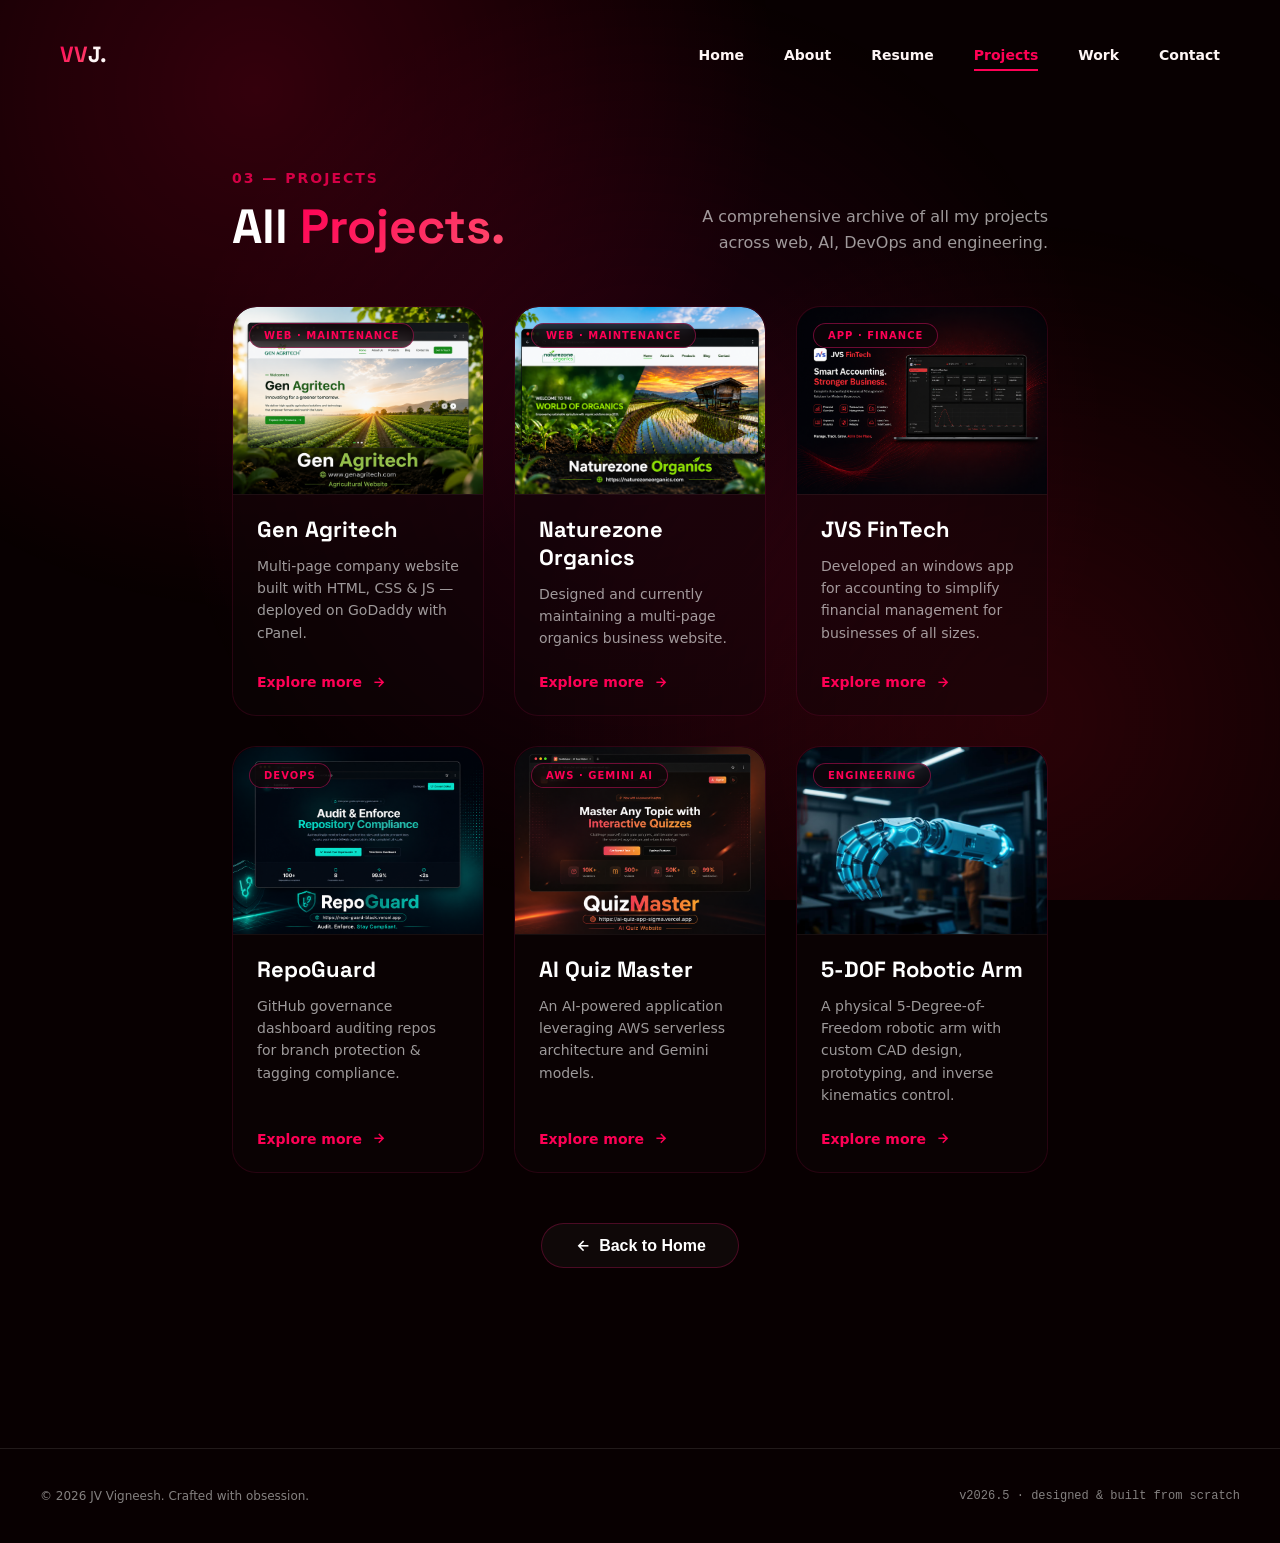
<file: projects.html>
<!DOCTYPE html>
<html lang="en">

<head>
    <meta charset="UTF-8">
    <script type="text/javascript">
        // SPA URL rewriter for GitHub Pages
        (function () {
            var isLocalhost = window.location.hostname === 'localhost' || window.location.hostname === '127.0.0.1' || window.location.protocol === 'file:';
            if (!isLocalhost || new URLSearchParams(window.location.search).get('p') === 'All-Projects') {
                var path = window.location.pathname;
                var prefix = path.substring(0, path.lastIndexOf('/'));
                var newUrl = window.location.protocol + '//' + window.location.host + prefix + '/All-Projects';
                window.history.replaceState(null, null, newUrl);
            }
        })();
    </script>
    <meta name="viewport" content="width=device-width, initial-scale=1.0">
    <meta name="description" content="JV Vigneesh - All Projects" />
    <link rel="stylesheet" href="style.css" />
    <link href='https://unpkg.com/boxicons@2.1.4/css/boxicons.min.css' rel='stylesheet'>
    <link rel="preconnect" href="https://fonts.googleapis.com">
    <link rel="preconnect" href="https://fonts.gstatic.com" crossorigin>
    <link href="https://fonts.googleapis.com/css2?family=Space+Grotesk:wght@300..700&display=swap" rel="stylesheet">
    <link rel="stylesheet" href="https://cdnjs.cloudflare.com/ajax/libs/animate.css/4.1.1/animate.min.css" />
    <title>JV Vigneesh - All Projects</title>
</head>

<body>
    <!-- Navigation -->
    <header class="header">
        <nav class="navbar">
            <div class="nav-container">
                <a href="index.html#home" class="logo"><span class="gradient-text">VV</span>J.</a>
                <div class="bx bx-menu" id="menu-icon"></div>
                <ul class="nav-menu">
                    <li><a href="index.html#home" class="nav-link">Home</a></li>
                    <li><a href="index.html#about" class="nav-link">About</a></li>
                    <li><a href="index.html#resume" class="nav-link">Resume</a></li>
                    <li><a href="index.html#projects" class="nav-link active">Projects</a></li>
                    <li><a href="index.html#work" class="nav-link">Work</a></li>
                    <li><a href="index.html#contact" class="nav-link">Contact</a></li>
                </ul>
            </div>
        </nav>
    </header>

    <section id="projects" style="padding-top: 150px; min-height: 80vh;">
        <div class="projects-container">
            <div class="projects-header animate__animated animate__fadeIn">
                <div class="projects-title-block">
                    <p class="sub-title">03 — Projects</p>
                    <h2 class="title">All <span class="gradient-text">Projects.</span></h2>
                </div>
                <p class="projects-description-block">
                    A comprehensive archive of all my projects across web, AI, DevOps and engineering.
                </p>
            </div>
            <div class="projects-grid" id="projects-grid">
                <!-- Dynamically populated via JavaScript -->
            </div>

            <div class="projects-action animate__animated animate__fadeInUp" style="animation-delay: 0.3s;">
                <a href="index.html" class="btn btn-secondary"
                    style="text-decoration: none; display: inline-flex; align-items: center;">
                    <i class='bx bx-left-arrow-alt'
                        style="vertical-align: middle; margin-right: 6px; font-size: 1.2rem;"></i> Back to Home
                </a>
            </div>
        </div>
    </section>

    <!-- Footer -->
    <footer class="footer">
        <div class="container footer-container">
            <div>&copy; 2026 JV Vigneesh. Crafted with obsession.</div>
            <div class="footer-version">v2026.5 &middot; designed &amp; built from scratch</div>
        </div>
    </footer>

    <script src="projects-data.js"></script>
    <script src="script.js"></script>
</body>

</html>
</file>
<file: style.css>
/* ============================================
   PORTFOLIO WEBSITE - JV VIGNEESH
   ============================================ */

/* CSS Variables */
:root {
    --light-text: var(--foreground);
    --primary-color: #ff0055;
    --transition: 0.3s ease;
    --background: oklch(0.09 0.03 20);
    --foreground: oklch(0.98 0.01 20);
    --neon-purple: oklch(0.62 0.27 18);
    --neon-white: oklch(100% 0.00011 271.152);
    --neon-pink: oklch(0.7 0.28 5);
}

* {
    margin: 0;
    padding: 0;
    box-sizing: border-box;
    font-family: "Inter", system-ui, sans-serif;
    text-decoration: none;
    scroll-behavior: smooth;
}

html {
    scroll-behavior: smooth;
    overflow-x: hidden;
    width: 100%;
}

body {
    background: var(--background);
    color: var(--foreground);
    font-family: 'Inter', system-ui, sans-serif;
    min-height: 100vh;
    position: relative;
    overflow-x: hidden;
    width: 100%;
}

body::before {
    content: "";
    position: fixed;
    inset: 0;
    background:
        radial-gradient(circle at 20% 10%, oklch(0.62 0.27 18 / 18%) 0%, transparent 40%),
        radial-gradient(circle at 80% 80%, oklch(0.70 0.28 25 / 14%) 0%, transparent 40%),
        radial-gradient(circle at 50% 50%, oklch(0.7 0.28 5 / 10%) 0%, transparent 60%);
    pointer-events: none;
    z-index: 0;
}

header,
main,
footer,
section {
    position: relative;
    z-index: 1;
}

.header {
    position: fixed;
    top: 0;
    left: 0;
    width: 100%;
    z-index: 1000;
    background: transparent;
    border-bottom: 1px solid transparent;
    transition: all 0.5s cubic-bezier(0.4, 0, 0.2, 1);
}

.header.scrolled {
    backdrop-filter: blur(12px);
    -webkit-backdrop-filter: blur(12px);
}

.navbar {
    padding: 2.5rem 0;
    transition: padding 0.5s cubic-bezier(0.4, 0, 0.2, 1);
}

.header.scrolled .navbar {
    padding: 1.8rem 0;
}

.nav-container {
    max-width: 1200px;
    margin: 0 auto;
    padding: 0 20px;
    display: flex;
    justify-content: space-between;
    align-items: center;
}

.gradient-text {
    background: linear-gradient(140deg,
            #ff0055,
            #ff4d6d,
            #ff0000);
    background-size: 200% 200%;
    font-family: 'Space Grotesk';
    -webkit-background-clip: text;
    background-clip: text;
    color: transparent;
}

@keyframes gradientMove {
    0% {
        background-position: 0% 50%;
    }

    100% {
        background-position: 100% 50%;
    }
}

.logo {
    font-size: 22px;
    font-weight: 700;
    text-decoration: none;
    transition: var(--transition);
    font-family: 'Space Grotesk', sans-serif;
    color: var(--light-text);
}

.nav-menu {
    display: flex;
    list-style: none;
    gap: 40px;
    align-items: center;
    font-weight: 600;
}

.nav-link {
    color: var(--light-text);
    text-decoration: none;
    position: relative;
    transition: var(--transition);
    font-size: 14px;
}

.nav-link::after {
    content: '';
    position: absolute;
    bottom: -8px;
    left: 0;
    width: 0;
    height: 2px;
    background: var(--primary-color);
    transition: width 0.3s ease;
}

.nav-link:hover::after,
.nav-link.active::after {
    width: 100%;
}

.nav-link:hover,
.nav-link.active {
    color: var(--primary-color);
}

#menu-icon {
    display: none;
    font-size: 1.8rem;
    color: var(--primary-color);
    cursor: pointer;
}

.banner {
    position: relative;
    width: 100%;
    min-height: 100vh;
    background: url(assets/images/Background.jpg);
    background-size: cover;
    background-position: left;
    background-repeat: no-repeat;
    display: flex;
    align-items: flex-end;
    transition: background-position 0.8s cubic-bezier(0.25, 1, 0.5, 1);
}

.banner::before {
    content: "";
    position: absolute;
    inset: 0;
    background: rgba(0, 0, 0, 0.06);
    z-index: 1;
    pointer-events: none;
}

.hero-box {
    position: relative;
    z-index: 2;
    display: flex;
    align-items: flex-start;
    flex-direction: column;
    padding: 80px 20px;
    margin: 0 auto;
    width: 68%;
}

.hero-pill {
    display: inline-flex;
    align-items: center;
    gap: 8px;
    padding: 6px 16px;
    border-radius: 50px;
    background: rgba(255, 255, 255, 0.05);
    border: 1px solid rgba(255, 255, 255, 0.1);
    font-size: 12px;
    text-transform: uppercase;
    letter-spacing: 2px;
    color: rgba(255, 255, 255, 0.6);
    margin-bottom: 30px;
    backdrop-filter: blur(10px);
}

.pill-dot {
    width: 8px;
    height: 8px;
    border-radius: 50%;
    background-color: var(--primary-color);
    box-shadow: 0 0 10px var(--primary-color);
    animation: pulse 2s infinite;
}

@keyframes pulse {
    0% {
        opacity: 1;
        transform: scale(1);
    }

    50% {
        opacity: 0.5;
        transform: scale(0.8);
    }

    100% {
        opacity: 1;
        transform: scale(1);
    }
}

.hero-title {
    font-family: 'Space Grotesk', sans-serif;
    font-weight: 700;
    font-size: 90px;
    line-height: 1.1;
    color: #ffffff;
    margin-bottom: 20px;
}

.hero-subtitle {
    font-family: 'Space Grotesk', sans-serif;
    font-size: 32px;
    color: rgb(255, 255, 255);
    margin-bottom: 30px !important;
    font-weight: 500;
}

.subtitle-highlight {
    color: var(--primary-color);
    font-weight: 600;
    font-family: 'Space Grotesk', sans-serif;
}

.typed-cursor {
    color: var(--neon-white);
    text-shadow: 0 0 10px var(--neon-white);
    font-weight: 400;
}

.hero-description {
    max-width: 700px;
    font-size: 18px;
    color: rgb(255, 255, 255);
    line-height: 1.6;
    margin-bottom: 40px !important;
}

.hero-buttons {
    display: flex;
    gap: 15px;
    margin-bottom: 60px;
}

.hero-stats {
    display: flex;
    align-items: center;
    gap: 30px;
}

.stat-item h3 {
    font-family: 'Space Grotesk', sans-serif;
    font-size: 30px;
    font-weight: 700;
    color: var(--light-text);
    margin-bottom: 4px;
}

.stat-item p {
    font-size: 12px;
    text-transform: uppercase;
    letter-spacing: 2px;
    color: rgba(255, 255, 255, 0.5);
}

.stat-divider {
    width: 1px;
    height: 40px;
    background: rgba(255, 255, 255, 0.1);
}

.btn {
    padding: 12px 32px;
    border-radius: 30px;
    font-size: 16px;
    font-weight: 600;
    cursor: pointer;
    transition: all 0.3s ease;
    border: none;
    font-family: 'Inter', sans-serif;
}

.btn-primary {
    background: var(--primary-color);
    color: #ffffff;
}

.btn-primary:hover {
    background: #ff1a4d;
    transform: translateY(-2px);
    box-shadow: 0 8px 20px rgba(255, 0, 85, 0.3);
}

.btn-secondary {
    background: rgba(255, 255, 255, 0.03);
    color: #ffffff;
    border: 1px solid rgba(255, 21, 119, 0.25);
    backdrop-filter: blur(8px);
    -webkit-backdrop-filter: blur(8px);
}

.btn-secondary:hover {
    background: rgba(255, 21, 119, 0.1);
    border-color: var(--primary-color);
    color: #ffffff;
    transform: translateY(-2px);
    box-shadow: 0 5px 15px rgba(255, 0, 85, 0.15);
}

.hero-stats {
    display: flex;
    gap: 60px;
    margin-bottom: 80px;
}

.stat-item {
    display: flex;
    flex-direction: column;
    align-items: flex-start;
}

.stat-number {
    font-size: 48px;
    font-weight: 700;
    color: #ffffff;
    margin-bottom: 8px;
}

.stat-label {
    font-size: 12px;
    font-weight: 600;
    text-transform: uppercase;
    letter-spacing: 1px;
    color: rgba(255, 255, 255, 0.5);
}

@media only screen and (max-width: 1000px) {
    .hero-box {
        padding: 140px 80px;
    }

    .hero-box h1 {
        font-size: 60px;
    }

    .hero-description,
    .hero-subtitle {
        width: 80%;
    }

    .hero-stats {
        gap: 40px;
    }
}

@media screen and (max-width: 768px) {
    .hero-box {
        padding: 120px 40px;
    }

    .hero-box h1 {
        font-size: 48px;
    }

    .hero-buttons {
        flex-direction: row;
        width: 100%;
        gap: 12px;
    }

    .hero-buttons .btn {
        flex: 1;
        padding: 12px 10px;
        font-size: 14px;
        text-align: center;
        display: inline-flex;
        justify-content: center;
        align-items: center;
        white-space: nowrap;
    }

    .hero-description {
        width: 100%;
        font-size: 14px;
    }

    .hero-stats {
        flex-direction: row;
        justify-content: space-between;
        align-items: center;
        width: 100%;
        gap: 15px;
        margin-bottom: 40px;
    }

    .hero-stats .stat-item h3 {
        font-size: 20px;
    }

    .hero-stats .stat-item p {
        font-size: 9px;
        letter-spacing: 1px;
    }
}

@media screen and (max-width: 480px) {
    .hero-box {
        padding: 120px 20px;
    }

    .hero-box h1 {
        font-size: 36px;
    }

    .hero-subtitle {
        font-size: 18px;
    }

    .hero-description {
        width: 100%;
        font-size: 14px;
        margin-bottom: 24px !important;
    }

    .stat-number {
        font-size: 32px;
    }
}

/*-- <<<< ABOUT >>>> --*/

#about {
    padding: 40px;
}

.about-container {
    max-width: 68%;
    margin: 0 auto;
    padding: 60px 0;
}

.sub-title {
    font-size: 14px;
    font-weight: 600;
    text-transform: uppercase;
    letter-spacing: 2px;
    color: rgba(255, 0, 85, 0.8);
    margin-bottom: 12px;
}

.title {
    font-family: 'Space Grotesk', sans-serif;
    font-size: 48px;
    font-weight: 700;
    color: #ffffff;
    margin-bottom: 40px;
    line-height: 1.2;
}

.title .gradient-text {
    font-family: 'Space Grotesk', sans-serif;
}

.sub-title-text {
    font-size: 16px;
    color: #b0b0b0;
    line-height: 1.6;
    margin-bottom: 20px !important;
}

.about-row {
    padding-top: 20px;
    display: flex;
    justify-content: space-between;
    flex-wrap: wrap;
}

.about-col-1 {
    flex-basis: 35%;
    background-color: black;
    border-radius: 10px;
    display: flex;
    justify-content: center;
    align-items: center;
    position: relative;
    overflow: hidden;
    transition: box-shadow 1s ease;
}

.about-col-1::before {
    content: '';
    position: absolute;
    inset: 0;
    background-image: url('assets/images/profile.jpg');
    background-size: cover;
    background-position: center;
    transition: transform 1s cubic-bezier(0.175, 0.885, 0.32, 1.275);
}

.about-col-1:hover::before {
    transform: scale(1.05);
}

.about-col-1 img {
    width: 100%;
    border-radius: 10px;
}

.about-col-2 {
    flex-basis: 60%;
}

/* <<<< INFO CARDS >>>> */

.info-cards-grid {
    display: grid;
    grid-template-columns: 1fr 1fr;
    gap: 20px;
    margin-top: 40px;
}

.info-card {
    background: rgba(255, 255, 255, 0.03);
    backdrop-filter: blur(12px);
    -webkit-backdrop-filter: blur(12px);
    border: 1px solid rgba(87, 87, 87, 0.3);
    border-radius: 12px;
    padding: 24px;
    transition: all 0.3s ease;
}

.info-card:hover {
    border-color: rgba(255, 21, 119, 0.5);
    transform: translateY(-4px);
}

.card-label {
    font-size: 12px;
    font-weight: 600;
    color: rgba(255, 21, 21, 0.8);
    text-transform: uppercase;
    letter-spacing: 1px;
    margin-bottom: 12px;
    font-family: 'JetBrains Mono';
}

.card-text {
    font-size: 16px;
    font-weight: 500;
    color: #ffffff;
    line-height: 1.4;
    font-family: 'Space Grotesk', sans-serif;
}

@media (max-width: 1024px) {

    .about-col-1,
    .about-col-2 {
        flex-basis: 100%;
        padding-bottom: 10px;
    }

    .info-cards-grid {
        grid-template-columns: 1fr;
    }
}

#resume {
    padding: 40px;
}

.resume-container {
    max-width: 68%;
    margin: 0 auto;
    padding: 60px 40px;
}

.resume-header {
    display: flex;
    justify-content: space-between;
    align-items: center;
    margin-bottom: 60px;
}

.resume-header .btn {
    display: flex;
    align-items: center;
    gap: 8px;
    white-space: nowrap;
    font-family: 'Space Grotesk', sans-serif;
}

.timeline-wrapper {
    display: grid;
    grid-template-columns: 1fr 1fr 1fr;
    gap: 40px;
    position: relative;
}

.timeline-section {
    position: relative;
}

.timeline-label {
    font-size: 12px;
    font-weight: 600;
    text-transform: uppercase;
    letter-spacing: 2px;
    color: rgba(255, 0, 85, 0.8);
    margin-bottom: 30px;
    display: flex;
    align-items: center;
    gap: 8px;
    width: 100%;
}

.timeline-label::before {
    content: '';
    width: 8px;
    height: 8px;
    background: var(--primary-color);
    border-radius: 50%;
}

.timeline-item {
    display: flex;
    gap: 20px;
    margin-bottom: 30px;
    position: relative;
    padding-left: 0;
}

.timeline-item::after {
    content: '';
    position: absolute;
    left: 4px;
    top: 38px;
    width: 2px;
    height: calc(100% + 10px);
    background: linear-gradient(to bottom, rgba(255, 0, 85, 0.5), transparent);
}

.timeline-dot {
    width: 10px;
    height: 10px;
    background: var(--primary-color);
    border-radius: 50%;
    margin-top: 28px;
    flex-shrink: 0;
    box-shadow: 0 0 20px rgba(255, 0, 85, 0.3);
}

.timeline-content {
    flex: 1;
    background: rgba(255, 255, 255, 0.03);
    backdrop-filter: blur(12px);
    -webkit-backdrop-filter: blur(12px);
    border: 1px solid rgba(255, 255, 255, 0.1);
    padding: 24px 30px;
    border-radius: 24px;
    width: 100%;
}

.timeline-date {
    font-size: 12px;
    font-family: 'JetBrains Mono', monospace;
    text-transform: uppercase;
    letter-spacing: 1px;
    color: var(--primary-color);
    margin-bottom: 8px;
}

.timeline-content h4 {
    font-size: 16px;
    color: #ffffff;
    margin-bottom: 4px;
    font-family: 'Space Grotesk', sans-serif;
}

.timeline-subtitle {
    font-size: 12px;
    color: rgba(255, 255, 255, 0.5);
    margin-bottom: 8px;
}

.timeline-desc {
    font-size: 12px;
    color: rgba(255, 255, 255, 0.5);
    line-height: 1.5;
}

.timeline-center {
    display: flex;
    align-items: center;
    justify-content: center;
    position: sticky;
    top: 120px;
    align-self: flex-start;
}

.skills-box {
    background: rgba(22, 0, 22, 0.6);
    border: 1px solid rgba(255, 21, 119, 0.2);
    border-radius: 12px;
    padding: 30px;
    width: 100%;
    max-height: 600px;
    overflow-y: auto;
}

.skills-box h3 {
    font-size: 18px;
    color: var(--primary-color);
    margin-bottom: 24px;
    text-align: center;
    font-family: "Space Grotesk";
    font-weight: 700;
    text-transform: uppercase;
}

.skills-category {
    margin-bottom: 20px;
}

.skills-category h4 {
    font-size: 14px;
    text-transform: uppercase;
    color: #ffffff;
    margin-bottom: 6px;
}

.skills-category p {
    font-size: 12px;
    color: #b0b0b0;
    font-family: "JetBrains Mono", monospace;
}

.tech-stack {
    margin-top: 24px;
    padding-top: 24px;
    border-top: 1px solid rgba(255, 21, 119, 0.2);
    display: grid;
    gap: 12px;
}

.tech-row {
    display: grid;
    grid-template-columns: repeat(3, 1fr);
    gap: 8px;
    text-align: center;
}

.tech-row span {
    background: rgba(70, 70, 70, 0.28);
    color: #ffffff;
    padding: 6px 12px;
    border-radius: 6px;
    font-size: 12px;
    font-family: 'JetBrains Mono';
}

/* Right-aligned work section */
.timeline-section.work .timeline-item {
    flex-direction: row-reverse;
    padding-left: 0;
    padding-right: 0;
}

.timeline-section.work .timeline-item::after {
    left: auto;
    right: 4px;
}

.timeline-section.work .timeline-content {
    text-align: right;
}

.timeline-section.work .timeline-label {

    flex-direction: row-reverse;
}

/* Responsive Timeline */
@media (max-width: 1200px) {
    .timeline-wrapper {
        grid-template-columns: 1fr 1fr;
        gap: 30px;
    }

    .timeline-center {
        grid-column: 1 / -1;
        order: 3;
    }

    .skills-box {
        max-height: none;
    }
}

@media (max-width: 768px) {
    .timeline-wrapper {
        grid-template-columns: 1fr;
        gap: 20px;
    }

    .timeline-center {
        grid-column: auto;
        order: 0;
    }

    .timeline-section.work .timeline-item {
        flex-direction: row;
        text-align: left;
    }

    .timeline-section.work .timeline-item::after {
        left: 3px;
        right: auto;
    }

    .timeline-section.work .timeline-content {
        text-align: left;
    }

    .timeline-section.work .timeline-label {
        justify-content: flex-start;
        flex-direction: row;
    }

    .timeline-section.work .timeline-label {
        justify-content: flex-start;
        flex-direction: row;
    }

    .resume-header {
        flex-direction: column;
        gap: 20px;
    }

    .resume-header .btn {
        width: 100%;
        justify-content: center;
    }

    .timeline-label {
        margin-bottom: 20px;
    }

    .timeline-item {
        margin-bottom: 20px;
    }
}

/*-- <<<< PROJECTS SECTION >>>> --*/

#projects {
    padding: 60px 40px;
    position: relative;
}

.projects-container {
    max-width: 68%;
    margin: 0 auto;
    padding: 20px 0;
}

.projects-header {
    display: flex;
    justify-content: space-between;
    align-items: flex-end;
    margin-bottom: 50px;
    flex-wrap: wrap;
    gap: 30px;
}

.projects-title-block {
    flex: 1;
    min-width: 300px;
}

.projects-title-block .title {
    margin-bottom: 0;
}


.projects-description-block {
    flex: 1;
    min-width: 300px;
    font-size: 16px;
    color: rgba(255, 255, 255, 0.6);
    line-height: 1.6;
    max-width: 500px;
    text-align: right;
}

/* Category Filters */


/* Projects Grid Layout */
.projects-grid {
    display: grid;
    grid-template-columns: repeat(3, 1fr);
    gap: 30px;
    margin-bottom: 50px;
}

/* Project Card */
.project-card {
    background: rgba(15, 5, 8, 0.4);
    border: 1px solid rgba(255, 21, 119, 0.12);
    border-radius: 24px;
    padding: 0;
    position: relative;
    overflow: hidden;
    transition: transform 0.5s cubic-bezier(0.23, 1, 0.32, 1), box-shadow 0.5s ease;
    display: flex;
    flex-direction: column;
    height: 100%;
}

.project-card:hover {
    transition: transform 0.1s ease, box-shadow 0.4s ease;
}

.project-card::before,
.project-card::after {
    content: '';
    position: absolute;
    inset: 0;
    pointer-events: none;
    border-radius: 24px;
    z-index: 10;
}

.project-card::before {
    border: 2px solid var(--primary-color);
    border-right: none;
    border-bottom: none;
    -webkit-mask-image: radial-gradient(ellipse at 0% 0%, rgba(0, 0, 0, 1) 0%, rgba(0, 0, 0, 0) 100%);
    mask-image: radial-gradient(ellipse at 0% 0%, rgba(0, 0, 0, 1) 0%, rgba(0, 0, 0, 0) 100%);
    -webkit-mask-size: 0% 0%;
    mask-size: 0% 0%;
    -webkit-mask-position: 0% 0%;
    mask-position: 0% 0%;
    -webkit-mask-repeat: no-repeat;
    mask-repeat: no-repeat;
    transition: -webkit-mask-size 0.5s cubic-bezier(0.4, 0, 0.2, 1), mask-size 0.5s cubic-bezier(0.4, 0, 0.2, 1);
}

.project-card::after {
    border: 2px solid var(--primary-color);
    border-left: none;
    border-top: none;
    -webkit-mask-image: radial-gradient(ellipse at 100% 100%, rgba(0, 0, 0, 1) 0%, rgba(0, 0, 0, 0) 100%);
    mask-image: radial-gradient(ellipse at 100% 100%, rgba(0, 0, 0, 1) 0%, rgba(0, 0, 0, 0) 100%);
    -webkit-mask-size: 0% 0%;
    mask-size: 0% 0%;
    -webkit-mask-position: 100% 100%;
    mask-position: 100% 100%;
    -webkit-mask-repeat: no-repeat;
    mask-repeat: no-repeat;
    transition: -webkit-mask-size 0.5s cubic-bezier(0.4, 0, 0.2, 1), mask-size 0.5s cubic-bezier(0.4, 0, 0.2, 1);
}

.project-card:hover::before,
.project-card:hover::after {
    -webkit-mask-size: 100% 100%;
    mask-size: 100% 100%;
}



.project-card:hover {
    border-color: rgba(255, 21, 119, 0.35);
    background: rgba(15, 5, 8, 0.6);
    box-shadow: 0 15px 35px rgba(0, 0, 0, 0.4), 0 0 30px rgba(255, 0, 85, 0.08);
}

.project-image-wrapper {
    position: relative;
    width: 100%;
    aspect-ratio: 4 / 3;
    border-radius: 24px 24px 0 0;
    overflow: hidden;
    margin-bottom: 20px;
    border-bottom: 1px solid rgba(255, 255, 255, 0.05);
}

.project-image-wrapper img {
    width: 100%;
    height: 100%;
    object-fit: cover;
    transition: transform 0.6s cubic-bezier(0.4, 0, 0.2, 1);
}

.project-card:hover .project-image-wrapper img {
    transform: scale(1.05);
}

/* Absolute Pill Tag */
.project-tag {
    position: absolute;
    top: 16px;
    left: 16px;
    z-index: 10;
    background: rgba(15, 5, 8, 0.7);
    border: 1px solid rgba(255, 21, 119, 0.4);
    color: var(--primary-color);
    padding: 6px 14px;
    border-radius: 20px;
    font-size: 10px;
    font-weight: 700;
    letter-spacing: 1px;
    text-transform: uppercase;
    backdrop-filter: blur(8px);
    transition: all 0.3s ease;
}

.project-card:hover .project-tag {
    background: var(--primary-color);
    color: #ffffff;
    border-color: var(--primary-color);
    box-shadow: 0 0 15px rgba(255, 0, 85, 0.4);
}

/* Card Content Details */
.project-card-content {
    display: flex;
    flex-direction: column;
    flex: 1;
    padding: 0 24px 24px 24px;
}

.project-card-title {
    font-family: 'Space Grotesk', sans-serif;
    font-size: 22px;
    font-weight: 700;
    color: #ffffff;
    margin-bottom: 12px;
}

.project-card-desc {
    font-size: 14px;
    color: rgba(255, 255, 255, 0.6);
    line-height: 1.6;
    margin-bottom: 24px;
    flex: 1;
}

.project-card-link {
    font-size: 14px;
    font-weight: 600;
    color: var(--primary-color);
    display: inline-flex;
    align-items: center;
    align-self: flex-start;
    gap: 4px;
    transition: all 0.3s ease;
}

.project-card-link:hover {
    color: #ffffff;
}

.project-card-link:hover i {
    transform: translateX(4px);
    color: var(--primary-color);
}

/* Bottom Actions Centered */
.projects-action {
    display: flex;
    justify-content: center;
    margin-top: 20px;
}

.projects-action .btn {
    display: inline-flex;
    align-items: center;
    justify-content: center;
}

/* Media Queries for Projects Grid */
@media (max-width: 1200px) {
    .projects-grid {
        grid-template-columns: repeat(2, 1fr);
        gap: 24px;
    }

    .projects-description-block {
        text-align: left;
        max-width: 100%;
    }
}

@media (max-width: 768px) {
    .projects-grid {
        grid-template-columns: 1fr;
        gap: 20px;
    }

    .projects-header {
        flex-direction: column;
        align-items: flex-start;
        gap: 16px;
        margin-bottom: 30px;
    }

    .projects-title-block .title {
        font-size: 38px;
    }

    .project-tag {
        top: 16px;
        left: 16px;
    }

    #projects {
        padding: 40px 20px;
    }
}

.footer {
    margin-top: 100px;
    padding: 40px 20px;
    border-top: 1px solid rgba(255, 255, 255, 0.1);
}

.footer-container {
    max-width: 1200px;
    margin: 0 auto;
    display: flex;
    flex-direction: column;
    align-items: center;
    justify-content: space-between;
    gap: 16px;
    font-size: 12px;
    color: rgba(255, 255, 255, 0.5);
}

@media (min-width: 768px) {
    .footer-container {
        flex-direction: row;
    }
}

.footer-version {
    font-family: 'JetBrains Mono', monospace;
}

::-webkit-scrollbar {
    width: 10px;
}

::-webkit-scrollbar-track {
    background: #000000;
}

::-webkit-scrollbar-thumb {
    background: linear-gradient(180deg, #ff0055, #ff4d6d);
    border-radius: 24px;
}

/*-- <<<< WORK SECTION >>>> --*/
.work-grid {
    display: grid;
    grid-template-columns: repeat(3, 1fr);
    gap: 30px;
    margin-bottom: 50px;
}

.work-card {
    background: rgba(15, 5, 8, 0.4);
    border: 2px solid rgba(255, 21, 119, 0.12);
    border-radius: 24px;
    padding: 0;
    position: relative;
    overflow: hidden;
    transition: all 0.4s cubic-bezier(0.4, 0, 0.2, 1);
    display: flex;
    flex-direction: column;
    height: 100%;
}

.work-card:hover {
    transform: translateY(-8px);
    border-color: rgba(255, 21, 119, 0.6);
    background: rgba(15, 5, 8, 0.6);
    box-shadow:
        0 15px 35px rgba(0, 0, 0, 0.4),
        0 0 40px rgba(255, 21, 119, 0.3),
        0 0 80px rgba(255, 21, 119, 0.1);
}

.work-image-wrapper {
    position: relative;
    width: 100%;
    aspect-ratio: 4 / 3;
    border-radius: 0;
    overflow: hidden;
    margin-bottom: 20px;
    border-bottom: 1px solid rgba(255, 255, 255, 0.05);
}

.work-image-wrapper img {
    width: 100%;
    height: 100%;
    object-fit: cover;
    transition: transform 0.6s cubic-bezier(0.4, 0, 0.2, 1);
}

.work-card:hover .work-image-wrapper img {
    transform: scale(1.05);
}

.work-icon {
    position: absolute;
    bottom: 16px;
    left: 16px;
    z-index: 10;
    width: 40px;
    height: 40px;
    background: rgba(15, 5, 8, 0.8);
    border: 1px solid rgba(255, 255, 255, 0.1);
    color: #fff;
    display: flex;
    align-items: center;
    justify-content: center;
    border-radius: 50%;
    font-size: 20px;
    backdrop-filter: blur(8px);
    transition: all 0.3s ease;
}

.work-card:hover .work-icon {
    background: var(--primary-color);
    border-color: var(--primary-color);
    box-shadow: 0 0 15px rgba(255, 0, 85, 0.4);
}

.work-card-content {
    display: flex;
    flex-direction: column;
    flex: 1;
    padding: 0 24px 24px 24px;
}

.work-card-title {
    font-family: 'Space Grotesk', sans-serif;
    font-size: 20px;
    font-weight: 700;
    margin-bottom: 8px;
    color: #ffffff;
}

.work-card-desc {
    font-size: 14px;
    color: rgba(255, 255, 255, 0.6);
    line-height: 1.6;
    flex: 1;
    margin-bottom: 20px;
}

.work-card-link {
    display: inline-flex;
    align-items: center;
    color: #ffffff;
    font-size: 14px;
    font-weight: 600;
    text-decoration: none;
    transition: all 0.3s ease;
}

.work-card-link i {
    margin-left: 6px;
    font-size: 18px;
    transition: transform 0.3s ease;
}

.work-card-link:hover {
    color: var(--primary-color);
}

.work-card-link:hover i {
    transform: translateX(4px);
}

@media (max-width: 900px) {
    .work-grid {
        grid-template-columns: repeat(2, 1fr);
    }
}

@media (max-width: 600px) {
    .work-grid {
        grid-template-columns: 1fr;
    }
}

/*-- <<<< SOCIAL LINKS SECTION >>>> --*/
.social-section {
    position: relative;
    z-index: 10;
}

.social-icon {
    display: inline-flex;
    align-items: center;
    justify-content: center;
    width: 45px;
    height: 45px;
    background: transparent;
    border: none;
    color: rgba(255, 255, 255, 0.6);
    font-size: 24px;
    transition: transform 0.3s cubic-bezier(0.34, 1.56, 0.64, 1), color 0.3s ease;
    text-decoration: none;
    position: relative;
    will-change: transform;
}

.social-icon:hover {
    color: var(--primary-color);
    transform: translateY(-5px) scale(1.1);
}

.social-icon::after {
    content: attr(aria-label);
    position: absolute;
    bottom: -30px;
    left: 50%;
    transform: translateX(-50%) translateY(10px);
    font-size: 11px;
    font-weight: 600;
    color: #ffffff;
    padding: 4px 10px;
    opacity: 0;
    visibility: hidden;
    transition: all 0.3s cubic-bezier(0.34, 1.56, 0.64, 1);
    white-space: nowrap;
    pointer-events: none;
    backdrop-filter: blur(4px);
}

.social-icon:hover::after {
    opacity: 1;
    visibility: visible;
    transform: translateX(-50%) translateY(0);
}

/*-- <<<< CONTACT SECTION >>>> --*/
.contact-container {
    max-width: 68%;
    margin: 0 auto;
    display: flex;
    gap: 60px;
    align-items: flex-start;
}

.contact-left {
    flex: 1;
    max-width: 500px;
}

.contact-left .title {
    margin-bottom: 20px;
}

.contact-desc {
    color: rgba(255, 255, 255, 0.6);
    line-height: 1.6;
    margin-bottom: 40px;
    font-size: 16px;
}

.contact-info {
    display: flex;
    flex-direction: column;
    gap: 20px;
}

.info-item {
    display: flex;
    align-items: center;
    gap: 15px;
    color: rgba(255, 255, 255, 0.8);
    font-size: 16px;
}

.info-item i {
    font-size: 24px;
    color: var(--primary-color);
}

.contact-right {
    flex: 1;
    background: rgba(15, 5, 8, 0.4);
    border: 1px solid rgba(255, 21, 119, 0.12);
    border-radius: 24px;
    padding: 40px;
    box-shadow: 0 10px 30px rgba(0, 0, 0, 0.2);
}

.contact-form {
    display: flex;
    flex-direction: column;
    gap: 24px;
}

.form-row {
    display: flex;
    gap: 20px;
}

.form-row .input-group {
    flex: 1;
}

.input-group label {
    display: block;
    margin-bottom: 8px;
    font-size: 13px;
    color: rgba(255, 255, 255, 0.5);
    text-transform: uppercase;
    letter-spacing: 1px;
}

.input-group input,
.input-group textarea {
    width: 100%;
    background: rgba(0, 0, 0, 0.3);
    border: 1px solid rgba(255, 255, 255, 0.1);
    border-radius: 12px;
    padding: 14px 16px;
    color: #ffffff;
    font-size: 15px;
    font-family: inherit;
    transition: all 0.3s ease;
    box-sizing: border-box;
}

.input-group textarea {
    resize: vertical;
}

.input-group input:focus,
.input-group textarea:focus {
    outline: none;
    border-color: rgba(255, 21, 119, 0.5);
    background: rgba(255, 21, 119, 0.05);
    box-shadow: 0 0 0 4px rgba(255, 21, 119, 0.1);
}

.input-group input::placeholder,
.input-group textarea::placeholder {
    color: rgba(255, 255, 255, 0.2);
}

@media (max-width: 900px) {
    .contact-container {
        flex-direction: column;
        gap: 40px;
    }

    .contact-left {
        max-width: 100%;
    }

    .contact-right {
        width: 100%;
        padding: 30px 20px;
        box-sizing: border-box;
    }
}

@media (max-width: 600px) {
    .form-row {
        flex-direction: column;
        gap: 24px;
    }
}

/* ============================================
   SCROLL REVEAL ANIMATIONS
   ============================================ */
.reveal-on-scroll {
    opacity: 0;
    transform: translateY(30px);
    transition: opacity 0.8s cubic-bezier(0.25, 1, 0.5, 1), transform 0.8s cubic-bezier(0.25, 1, 0.5, 1);
    will-change: transform, opacity;
}

.reveal-on-scroll.revealed {
    opacity: 1;
    transform: translateY(0);
}

/* ============================================
   TOAST NOTIFICATION SYSTEM
   ============================================ */
#toast-container {
    position: fixed;
    bottom: 30px;
    right: 30px;
    z-index: 9999;
    display: flex;
    flex-direction: column;
    gap: 12px;
    pointer-events: none;
}

.toast-notification {
    pointer-events: auto;
    display: flex;
    align-items: center;
    gap: 14px;
    background: rgba(15, 5, 8, 0.85);
    backdrop-filter: blur(16px);
    -webkit-backdrop-filter: blur(16px);
    border: 1px solid rgba(255, 21, 119, 0.3);
    border-radius: 16px;
    padding: 16px 24px;
    box-shadow:
        0 10px 30px rgba(0, 0, 0, 0.4),
        0 0 30px rgba(255, 21, 119, 0.15);
    transform: translateY(50px);
    opacity: 0;
    transition: all 0.5s cubic-bezier(0.175, 0.885, 0.32, 1.275);
    max-width: 350px;
}

.toast-notification.reveal-toast {
    transform: translateY(0);
    opacity: 1;
}

.toast-notification.hide-toast {
    transform: translateY(-20px) scale(0.9);
    opacity: 0;
    transition: all 0.4s cubic-bezier(0.4, 0, 1, 1);
}

.toast-icon {
    font-size: 24px;
    color: #27c93f;
    text-shadow: 0 0 10px rgba(39, 201, 63, 0.5);
    flex-shrink: 0;
}

.toast-content {
    flex: 1;
}

.toast-message {
    font-size: 14px;
    font-weight: 500;
    color: #ffffff;
    line-height: 1.4;
}

@media (max-width: 480px) {
    #toast-container {
        bottom: 20px;
        right: 20px;
        left: 20px;
    }

    .toast-notification {
        max-width: 100%;
    }
}

/* ============================================
   RESPONSIVENESS AND MOBILE ENHANCEMENTS
   ============================================ */

/* 1. Global Layout Containers & Section Padding */
@media (max-width: 1024px) {

    .about-container,
    .resume-container,
    .projects-container,
    .contact-container {
        max-width: 90%;
    }

    .hero-box {
        width: 90%;
    }
}

@media (max-width: 768px) {

    .about-container,
    .resume-container,
    .projects-container,
    .contact-container {
        max-width: 92%;
    }

    .hero-box {
        width: 100%;
    }

    #about,
    #resume {
        padding: 60px 20px !important;
    }

    #projects {
        padding: 60px 20px;
    }

    #work,
    #contact {
        padding: 50px 20px !important;
    }

    .resume-container {
        padding: 30px 10px;
    }
}

@media (max-width: 480px) {

    .about-container,
    .resume-container,
    .projects-container,
    .contact-container {
        max-width: 95%;
    }

    #about,
    #resume {
        padding: 40px 16px !important;
    }

    #projects {
        padding: 40px 16px;
    }

    #work,
    #contact {
        padding: 40px 16px !important;
    }
}

@media (max-width: 1360px) {
    .banner {
        background-position: center;
    }
}

/* 2. Navigation Hamburger Menu & Slide-In Drawer */
@media (max-width: 992px) {
    .navbar {
        padding: 1.5rem 0;
    }

    .header.scrolled .navbar {
        padding: 1rem 0;
    }

    #menu-icon {
        display: block;
        z-index: 1001;
        /* Must sit above drawer */
        font-size: 2.2rem;
        transition: transform 0.4s ease, color 0.4s ease;
    }

    .nav-menu {
        position: fixed;
        top: 0;
        right: -100%;
        width: 280px;
        height: 100vh;
        background: rgba(10, 5, 8, 0.98);
        backdrop-filter: blur(20px);
        -webkit-backdrop-filter: blur(20px);
        border-left: 1px solid rgba(255, 21, 119, 0.15);
        flex-direction: column;
        justify-content: center;
        gap: 30px;
        padding: 50px 30px;
        transition: right 0.4s cubic-bezier(0.4, 0, 0.2, 1);
        box-shadow: -10px 0 35px rgba(0, 0, 0, 0.6);
        z-index: 1000;
        margin: 0;
    }

    .nav-menu.active {
        right: 0;
    }

    .nav-link {
        font-size: 18px;
        width: 100%;
        text-align: center;
        display: block;
        padding: 12px 0;
        letter-spacing: 1px;
    }

    .nav-link::after {
        bottom: 0;
        left: 50%;
        transform: translateX(-50%);
        width: 0;
    }

    .nav-link:hover::after,
    .nav-link.active::after {
        width: 50%;
    }

    /* Bottom-align layout & clear fixed navbar spacing on tablet/mobile screens */
    .banner {
        align-items: flex-end;
        padding-top: 120px;
        padding-bottom: 50px;
    }

    .hero-box {
        padding-top: 20px !important;
        padding-bottom: 20px !important;
    }
}

/* 3. About Section Profile Image Collapse & Spacing */
@media (max-width: 1024px) {
    .about-col-1 {
        flex-basis: 100%;
        height: 380px;
        /* Force image box height on stack */
        margin-bottom: 40px;
        /* Space before bio columns */
    }
}

@media (max-width: 480px) {
    .about-col-1 {
        height: 280px;
        /* Tighter aspect ratio for small mobiles */
        margin-bottom: 30px;
    }
}

/* 4. Timeline Center Column Sticky Position Reset */
@media (max-width: 768px) {
    .timeline-center {
        position: static;
        margin: 20px 0;
        width: 100%;
    }

    .skills-box {
        width: 100%;
        max-height: none;
    }
}

/* 5. Hero Stats Dividers vertical on mobile row */
@media (max-width: 768px) {
    .stat-divider {
        width: 1px;
        height: 30px;
        background: rgba(255, 255, 255, 0.1);
        margin: 0;
    }
}
</file>
